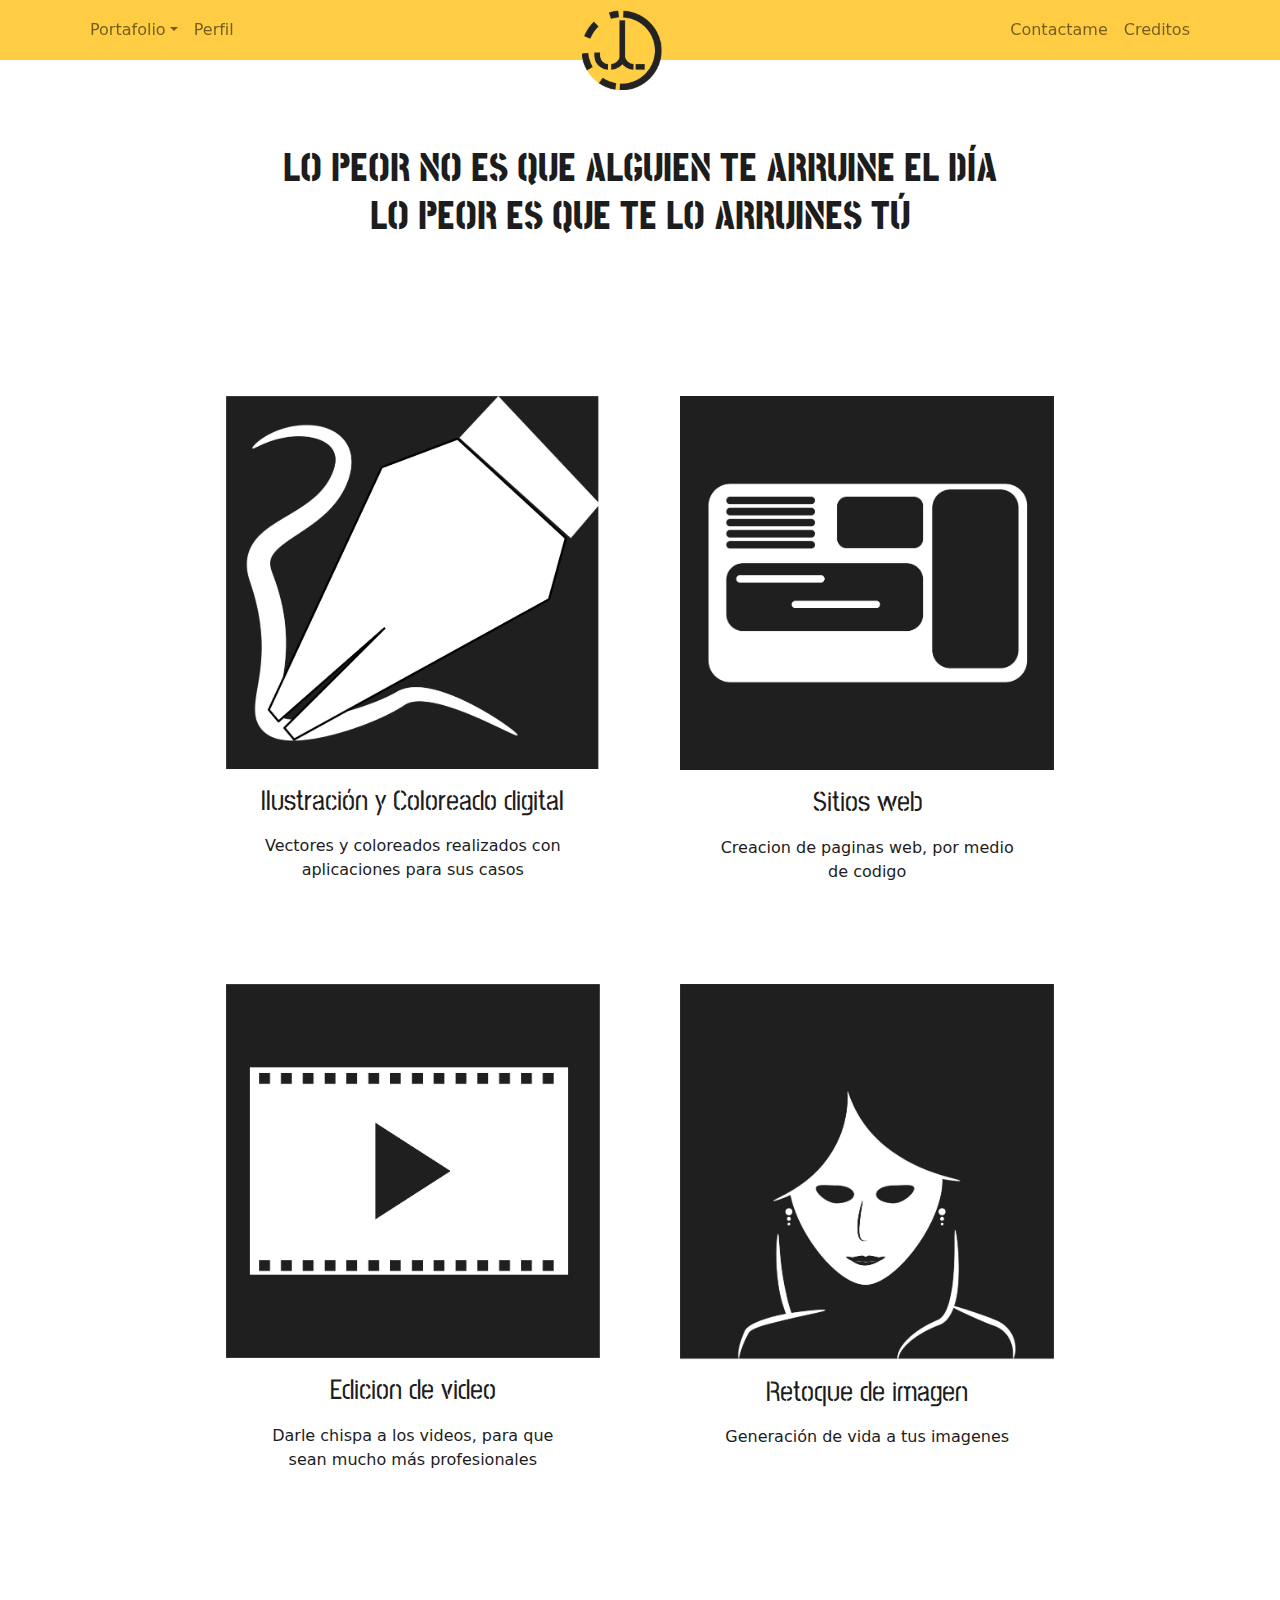
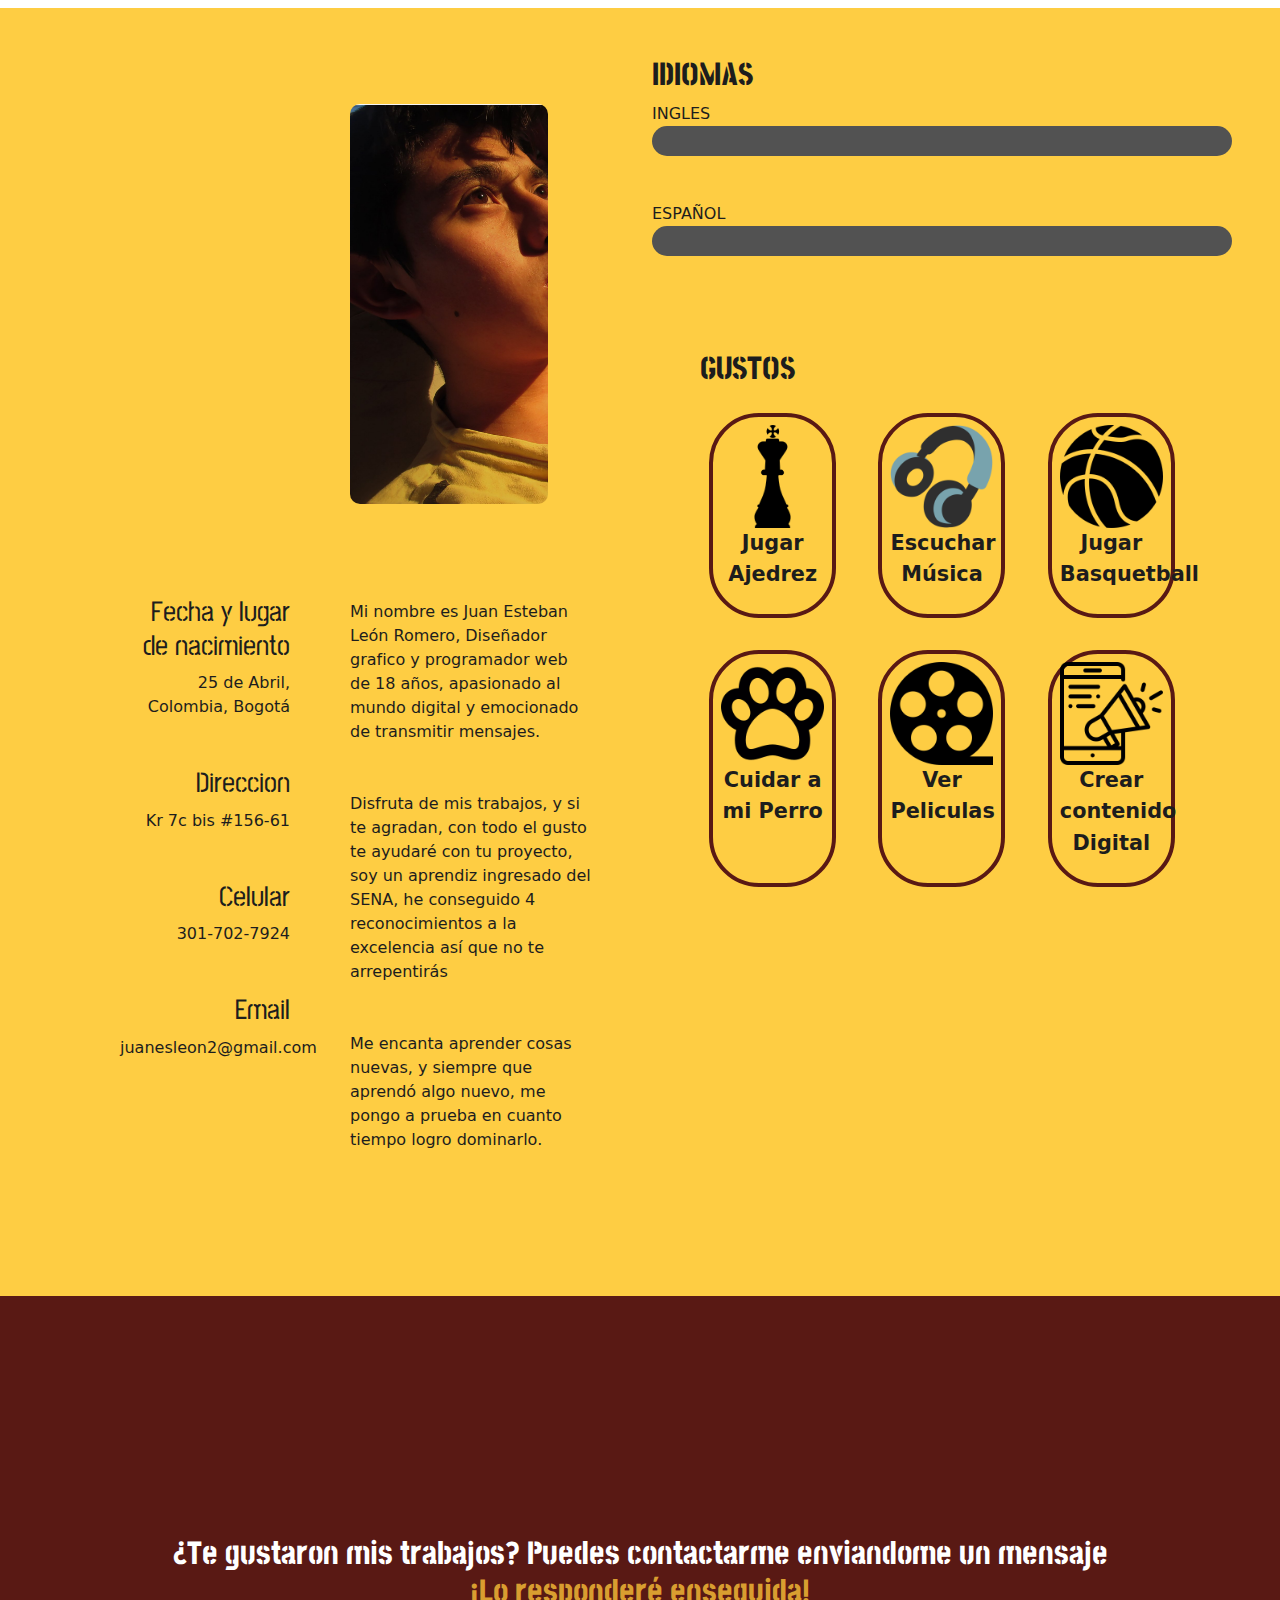
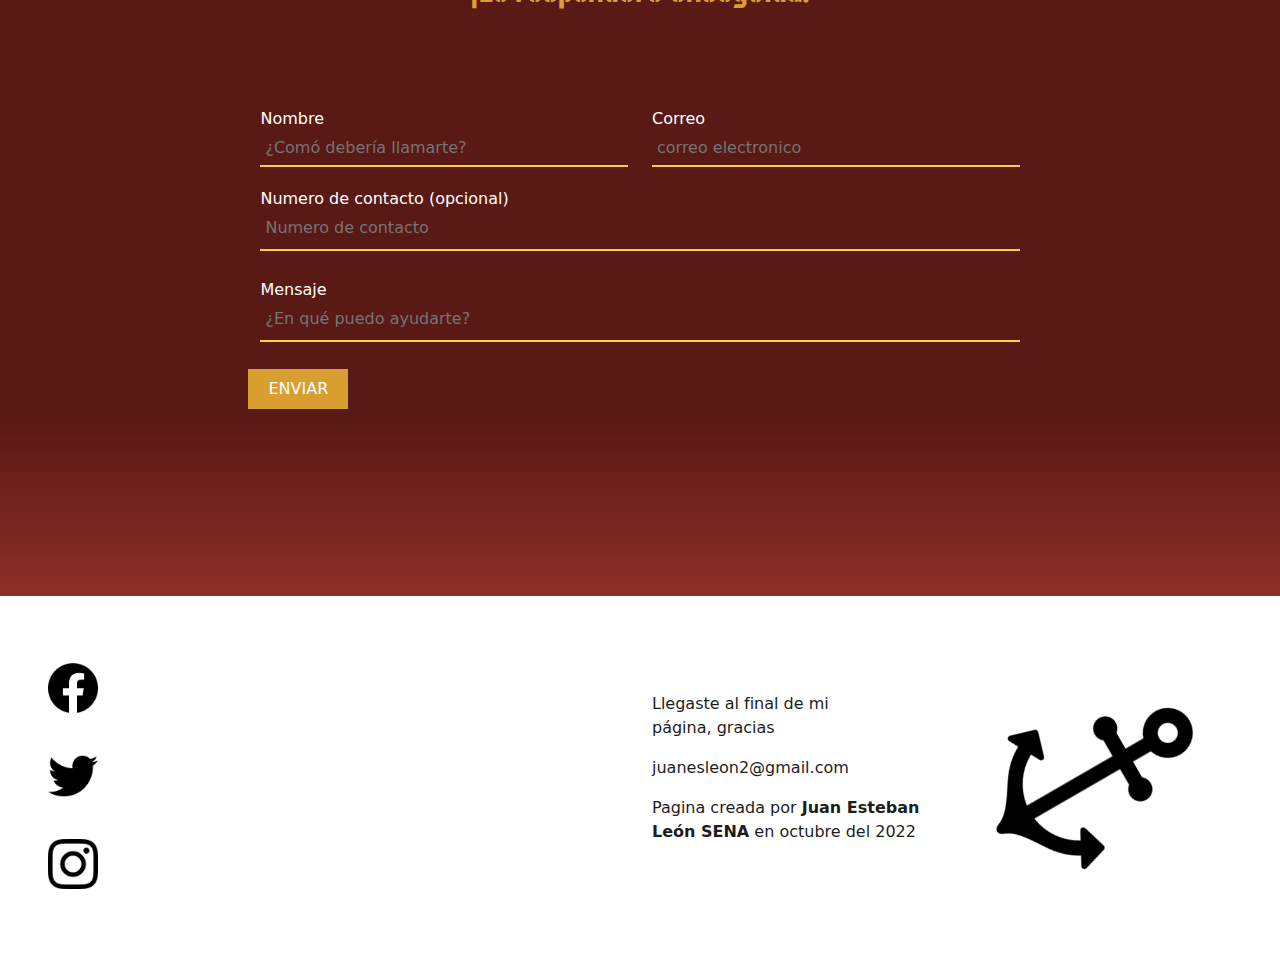
<file: index.html>
<!DOCTYPE html>
<html lang="es">
<head>
    <meta charset="UTF-8">
    <meta http-equiv="X-UA-Compatible" content="IE=edge">
    <meta name="viewport" content="width=device-width, initial-scale=1.0">
    <title>Juan León</title>

    <link rel="stylesheet" href="css/bootstrap-5.2.0-dist/css/bootstrap.min.css">
    <link rel="stylesheet" href="css/bootstrap-5.2.0-dist/estiloestra.css">

    <link rel="icon" href="recursos/logo-personal/logo-redondo.png">
</head>
<body>
    <header>
      <nav class="navbar navbar-expand-lg navbar-togglable fixed-top navbar-light">
        <div class="container">

          <!-- Navbar brand (mobile) -->
          <a class="navbar-brand d-lg-none" href="./index.html"><img src="recursos/logo-personal/logo-redondo.png"></a>

          <!-- Navbar toggler -->
          <button class="navbar-toggler" type="button" data-bs-toggle="collapse" data-bs-target="#navbarCollapse" aria-controls="navbarCollapse" aria-expanded="true" aria-label="Toggle navigation">
            <span class="navbar-toggler-icon"></span>
          </button>

          <!-- Navbar collapse -->
          <div class="navbar-collapse collapse show" id="navbarCollapse">

            <!-- Navbar nav -->
            <ul class="navbar-nav">
              <li class="nav-item dropdown">
                <a class="nav-link dropdown-toggle" href="#portafolio" data-bs-toggle="dropdown" aria-expanded="false">Portafolio</a>
                <ul class="dropdown-menu">
                  <li><a class="dropdown-item" href="portafolio_links/ilustracion.html">Ilustracion</a></li>
                  <li><a class="dropdown-item" href="portafolio_links/sitioweb.html">Sitios Web</a></li>
                  <li><a class="dropdown-item" href="portafolio_links/edicion_video.html">Edicion de video</a></li>
                  <li><a class="dropdown-item" href="portafolio_links/retoque_imagen.html">Retoque digital</a></li>

                </ul>
              </li>
              <li class="nav-item">
                <a class="nav-link " href="#perfil">Perfil</a>
              </li>
            </ul>

            <!-- Navbar brand -->
            <a class="navbar-brand d-none d-lg-flex mx-lg-auto logo-personal" href="#portafolio">
              <img src="recursos/logo-personal/logo-redondo.png">
            </a>

            <!-- Navbar nav -->
            <ul class="navbar-nav">
              <li class="nav-item">
                <a class="nav-link " href="#contactos"> Contactame</a>
              </li>
              <li class="nav-item">
                <a class="nav-link " href="#footer">Creditos</a>
              </li>
            </ul>

          </div>
        </div>
      </nav>
    </header>

    <!-- ---------------------------------PRIMERA SECCIÓN--------------------------------- -->
    <section id="portafolio" class="my-5 pt-5 container-fluid">
        <div><h1 class="text-center pt-5">LO PEOR NO ES QUE ALGUIEN TE ARRUINE EL DÍA<br>LO PEOR ES QUE TE LO ARRUINES TÚ</h1></div>

  <div class="grupo-articulos row m-auto mt-5 p-5">

    <a href="portafolio_links/ilustracion.html" class="articulos col-lg-6 col-md-6 col-sm-8 p-lg-3 p-md-5 p-sm-1" >
      <article class="row p-4">
        <img src="recursos/iconos/1x/ilustracion.jpg" class="col-12 m-auto">
        <h3 class="col-10 m-auto text-center my-3">Ilustración y Coloreado digital</h3>
        <p class="col-10 m-auto text-center">Vectores y coloreados realizados con aplicaciones para sus casos</p>
      </article>
    </a>
    <a href="portafolio_links/sitioweb.html" class="articulos col-lg-6 col-md-6 col-sm-8 p-lg-3 p-md-5 p-sm-1" >
      <article class="row p-4">
        <img src="recursos/iconos/1x/sitio-web.jpg" class="col-12 m-auto">
        <h3 class="col-10 m-auto text-center my-3">Sitios web</h3>
        <p class="col-10 m-auto text-center">Creacion de paginas web, por medio de codigo</p>
      </article>
    </a>
    <a href="portafolio_links/edicion_video.html" class="articulos col-lg-6 col-md-6 col-sm-8 p-lg-3 p-md-5 p-sm-1" >
      <article class="row p-4">
        <img src="recursos/iconos/1x/edicion-video.jpg" class="col-12 m-auto">
        <h3 class="col-10 m-auto text-center my-3">Edicion de video</h3>
        <p class="col-10 m-auto text-center">Darle chispa a los videos, para que sean mucho más profesionales</p>
      </article>
    </a>
      <a href="portafolio_links/retoque_imagen.html" class="articulos col-lg-6 col-md-6 col-sm-8 p-lg-3 p-md-5 p-sm-1" >
        <article class="row p-4">
          <img src="recursos/iconos/1x/segundo-retoque.jpg" class="col-12 m-auto">
          <h3 class="col-10 m-auto text-center my-3">Retoque de imagen</h3>
          <p class="col-10 m-auto text-center">Generación de vida a tus imagenes</p>
        </article>
      </a>
  </div>
</section>

<section id="perfil" class="container-fluid p-5">
  <div class="row perfil">
    <div class="col-lg-6 col-md-12 p-md-5">
      <div class="row">
        <div class="col-12">
          <div class="row">
            <div class="col-lg-6 d-md-none d-lg-flex"></div>
            <div class="col-lg-5 col-md-12 marco-fotito"><img src="recursos/fotito.jpg"></div>
          </div>
        </div>
      <div class="col-lg-6 col-md-8 m-md-auto datos_de_mi p-md-5 mt-5">
        <div class="mb-5">
          <h3>Fecha y lugar de nacimiento</h3>
          <p>25 de Abril, Colombia, Bogotá</p>
        </div>
        <div class="mb-5">
          <h3>Direccion</h3>
          <p> Kr 7c bis #156-61</p>
        </div>
        <div class="mb-5">
          <h3>Celular</h3>
          <p>301-702-7924</p>
        </div>
        <div class="mb-5">
          <h3>Email</h3>
          <p>juanesleon2@gmail.com</p>
        </div>
      </div>
        <div class="col-lg-6 col-md-12 mt-5">
          <div class="my-5">Mi nombre es Juan Esteban León Romero, Diseñador grafico y programador web de 18 años, apasionado al mundo digital y emocionado de transmitir mensajes.</div>
          <div class="my-5"> Disfruta de mis trabajos, y si te agradan, con todo el gusto te ayudaré con tu proyecto, soy un aprendiz ingresado del SENA, he conseguido 4 reconocimientos a la excelencia así que no te arrepentirás</div>
          <div class="my-5">Me encanta aprender cosas nuevas, y siempre que aprendó algo nuevo, me pongo a prueba en cuanto tiempo logro dominarlo.</div>
        </div>
      </div>
    </div>

    <div class="col-lg-6 col-md-12 idiomas">
      <h2>IDIOMAS</h2>
<!-- INGLES -->
      <div class="ingles">INGLES
        <div class="cuadrado-gris">
          <div class="cuadrado-vino-tinto">
            <div class="reflejo-uno"></div>
            <div class="reflejo-dos"></div>
          </div>
        </div>
      </div>



      <!-- ESPAÑOL -->
      <div class="español">ESPAÑOL
        <div class="cuadrado-gris">
          <div class="cuadrado-dorado">
            <div class="reflejo-uno"></div>
            <div class="reflejo-dos"></div>
          </div>
        </div>
      </div>

<div class="gustos p-sm-5">
  <h2>GUSTOS</h2>
  <div class="gustitos row">

      <div class="col-lg-3 col-md-4 col-sm-12 m-3 p-2"><img src="recursos/iconos/ajedrez.png"><p class="gustos_texto text-center">Jugar Ajedrez</p></div>
      <div class="col-lg-3 col-md-4 col-sm-12 m-3 p-2"><img src="recursos/iconos/audifonos.png"><p class="gustos_texto text-center">Escuchar Música</p></div>
      <div class="col-lg-3 col-md-4 col-sm-12 m-3 p-2"><img src="recursos/iconos/basquetball.png"><p class="gustos_texto text-center">Jugar Basquetball</p></div>
      <div class="col-lg-3 col-md-4 col-sm-12 m-3 p-2"><img src="recursos/iconos/patita.png"><p class="gustos_texto text-center">Cuidar a mi Perro</p></div>
      <div class="col-lg-3 col-md-4 col-sm-12 m-3 p-2"><img src="recursos/iconos/filme.png"><p class="gustos_texto text-center">Ver Peliculas</p></div>
      <div class="col-lg-3 col-md-4 col-sm-12 m-3 p-2"><img src="recursos/iconos/digital.png"><p class="gustos_texto text-center">Crear contenido Digital</p></div>

  </div>
</div>

    </div>
  </div>
</section>


<section id="contactos" class="container-fluid ">

  <div class="row todo_contacto">
    <div class="col-12"><h2 class="text-center mb-5 titulo_contacto">¿Te gustaron mis trabajos? Puedes contactarme enviandome un mensaje<br><span>¡Lo responderé enseguida!</span></h2></div>
    <div class="col-12">
      <div class="row m-auto contactar_to_me p-5">
        <div class="col-lg-6 col-md-12">
          <label for="">Nombre</label><br>
          <input type="text"  placeholder="¿Comó debería llamarte?" name="">
        </div>
        <div class="col-lg-6 col-md-12">
          <label for="">Correo</label><br>
          <input type="text"  placeholder="correo electronico" name="">
        </div>
        <div class="col-12">
          <label for="">Numero de contacto (opcional)</label><br>
          <textarea placeholder="Numero de contacto"></textarea>
        </div>
        <div class="col-12">
          <label for="">Mensaje</label><br>
          <textarea placeholder="¿En qué puedo ayudarte?"></textarea>
        </div>
        <a href="" class="mensajedecontacto" onclick=" alert('Mensaje Enviado')">ENVIAR</a>
      </div>
    </div>
  </div>

</section>

<footer class="container-fluid p-5" id="footer">
<div class="row">
  <div class="col-lg-6 col-md-12">
    <span class="redes-sociales">
      <div class="iconos_social">
        <a class="link_social" href="https://www.facebook.com/juanesleontby/" target="_blank">
          <img src="recursos/iconos/redes-sociales/facebook.png" alt=""></a>
        </div>

      <div class="iconos_social">
        <a class="link_social" href="https://twitter.com/juanleontby" target="_blank">
          <img src="recursos/iconos/redes-sociales/twitter.png" alt=""></a>
      </div>

      <div class="iconos_social">
        <a class="link_social" href="https://www.instagram.com/_juanleon2527_/" target="_blank">
          <img src="recursos/iconos/redes-sociales/instagram.png" alt=""></a>
        </div>
    </span>
  </div>

  <div class="col-lg-6 col-md-12 parte-de-ancla">
    <div class="row">
    <div class="col-lg-6 col-md-12 creditos_mios my-5">
      <div>
        <p>Llegaste al final de mi <br> página, gracias</p>
      </div>
      <div>
        <p>juanesleon2@gmail.com</p>
      </div>
      <div>
        <p>Pagina creada por <strong> Juan Esteban León SENA</strong> en <time> octubre del 2022</time></p>
      </div>
    </div>
    <div class="col-lg-6 col-md-12 m-auto ancla"><img src="recursos/ancla.png" class="m-auto"></div>
  </div>
</div>
</div>
</footer>





<script src="css/bootstrap-5.2.0-dist/js/bootstrap.bundle.js"></script>
</body>
</html>
</file>
<file: css/bootstrap-5.2.0-dist/estiloestra.css>
*{
    padding: 0;
    margin: 0;
    box-sizing: border-box;
    /* outline: auto; */
    scroll-behavior: smooth;
    color: #1D1D1D;

}

@font-face{
    font-family: "bills";
    src: url(../../recursos/tipografia/StickNoBills-Regular.ttf), url(../../recursos/tipografia/StickNoBills-Regular.otf);
}

@font-face{
    font-family: "billsbold";
    src: url(../../recursos/tipografia/StickNoBills-ExtraBold.ttf), url(../../recursos/tipografia/StickNoBills-ExtraBold.otf);
}



:root{
    --amarillo: #FECD43;
    --amarillodos: #D99E30;
    --vinotinto:#591914;
    --gris:#1D1D1D;
}

h1, h2{
    font-family: "billsbold";
    color: #1D1D1D;

}
h3, h4, h5, h6{
    font-family: "bills";
    color: #1D1D1D;

}


section{
    min-height: 100vh;
    padding-top: 100px;
}

.navbar{
    filter: opacity(0.6);
    background-color:var(--amarillo);
    height: 60px;
    z-index: 9999999;
    position: fixed;
    top: 0;
    left: 0;
    width: 100%;
    transition: 0.4s;
}
.navbar:hover{
    filter: opacity(1);
}

.dentro{
    height: 100%;
}
.navbar-brand{
    height: 50px;
    z-index: 99999;
}
.dropdown-menu{
    background-color:#4d370fa4; ;
}

.dropdown-item{
    color: white;
}
.navbar-brand img{ height: 200%;
    object-fit: contain;
}

.nav-link{
    transition: 0.4s;
}

.nav-link:hover{
    color: #591914;
}

/* SECCION DE PORTAFOLIO */

.grupo-articulos{
    justify-content: space-around;
    width: 80%;
}

.articulos{
    margin-top: 20px;
    text-decoration: none;
    transition: 0.5s;
}

.articulos:hover{
    transform: scale(1.05);
}
.articulos article img{
    transition: 0.7s;


}
.articulos:hover article img{
    transform: scale(1.05);

}
.articulos article h3,p{
    color: #1D1D1D;
    transition: 0.4s;
}

.articulos:hover article h3{
    color:#591914;
}
.articulos:hover article p{
    color:#591914;
}

/* SECCION DEL PERFIL */
#perfil{
    background-color: var(--amarillo);
}
.marco-fotito{
    height: 400px;

    overflow: hidden;


}
.marco-fotito img{
    width: 100%;
    height: 100%;
    object-fit: cover;
    object-position: -2px;
    border-radius: 10px;

}

.datos_de_mi{
    text-align: right;
}

.ingles{
    height: 100px;
}
.español{
    height: 100px;
}
.gustos{

}

.gustos_texto{
    font-weight: 900;
    font-size: 1.3em;
}
.gustitos{
    justify-content: space-around;
    height: 100%;
}
.gustitos div{
    border-radius: 50px;
    border: 4px solid var(--vinotinto);
}



.gustitos div img{
    width: 100%;
    object-fit: contain;
    transition: 0.4s;
}

.gustitos div:hover img{
    transform: scale(1.07) rotate(10deg);

}


.cuadrado-gris{
    width: 100%;
    background-color: #525252;
    height: 30px;
    border-radius: 200px;
    overflow: hidden;
}

.cuadrado-vino-tinto{
    width: 0%;
    background-color: #591914;
    position: relative;
    height: 100%;
    transition: 0.6s;
}

#perfil:hover .perfil .idiomas .ingles .cuadrado-gris .cuadrado-vino-tinto{
    width: 50%;
}

.reflejo-uno{
    width: 30px;
    position: absolute;
    top: 5px;
    right: 10%;
    height: 5px;
    background-color: #ffffff79;
    border-radius:200px;
}

.reflejo-dos{
    width: 70px;
    position: absolute;
    top: 10px;
    right: 40%;
    height: 5px;
    background-color: #ffffff50;
    border-radius:200px;
}

.cuadrado-dorado{
    width: 0%;
    background-color: var(--amarillodos);
    position: relative;
    height: 100%;
    transition: 1.2s;
}

#perfil:hover .perfil .idiomas .español .cuadrado-gris .cuadrado-dorado{
    width: 100%;
}


/* FRANJA DE CONTACTOS */

#contactos{
    background: linear-gradient(to bottom,#591914 80%, #a73931 110%);
    align-items: center;
    display: flex;
}

.titulo_contacto{
    color: white;
}


.titulo_contacto span{
    color: #D99E30;
}

#contactos div{
   color: white;
}
#contactos div div

.contactar_to_me{
    width: 70%;
}

.contactar_to_me div label{
    color: white;
}

.contactar_to_me div input{
    width: 100%;
    background-color: transparent;
    padding: 5px;
    border-width:0 0 2px 0;
    border-color:var(--amarillo);
    margin-bottom:20px;
    color: white;
}

.contactar_to_me div textarea{
    width: 100%;
    height: 40px;
    resize: none;
    background-color: transparent;
    padding: 5px;
    border-width:0 0 2px 0;
    border-color:var(--amarillo);
    margin-bottom:20px;
    color: white;
}
.mensajedecontacto{
    width: 100px;
    height: 40px;
    background-color: var(--amarillodos);
     color: white;
    text-decoration: none;
    display: flex;
    justify-content: center;
    align-items: center;
    transition: 0.4s;
}

.mensajedecontacto:hover{
    color: black;
    background-color: white;
    transform: scale(1.05);

}

/* Footer */
.redes-sociales{
    width: 50px;
    display: flex;
    height: 100%;
    flex-wrap: wrap;
    align-items:center;
}

.iconos_social{
    width:100% ;
    height: 50px;
    display: flex;
}

.link_social{
    width: 100%;
    height: 100%;
    display: flex;
}


.iconos_social .link_social img{
    width:100% ;
    height: 100%;
    object-fit: cover;
    transition: 0.5s;
}
.iconos_social .link_social:hover img{
    transform: scale(1.15);
}


.creditos_mios{
    display: flex;
    align-items: center;
    flex-wrap: wrap;
    justify-content: space-around;
}
.creditos_mios div{
    width: 100%;
}

.ancla{
    display: flex;

}

.ancla:hover img{
    transform: rotate(45deg);
    transition: 0.5s;

}

.ancla img{
    width: 80%;
    height: 80%;
    transform: rotate(60deg);
    object-fit: contain;
}



@media screen and (max-width:990px) {
    #navbarCollapse{ background-color:#4d370fa4;}

    .navbar-nav li a{color: white;}

    .navbar-brand img{
        height: 140%;

    }

    .marco-fotito{
        height: 600px;

    }
    .datos_de_mi{
        text-align:center;
    }


    .redes-sociales{
        width: 100%;
        display: flex;
        flex-wrap: nowrap;
        justify-content: space-around;

    }
    .iconos_social{
        display: flex;
        justify-content: center;
    }
    .link_social{
        justify-content: center;
    }


    .creditos_mios div{
        text-align: center;
    }


}
</file>
